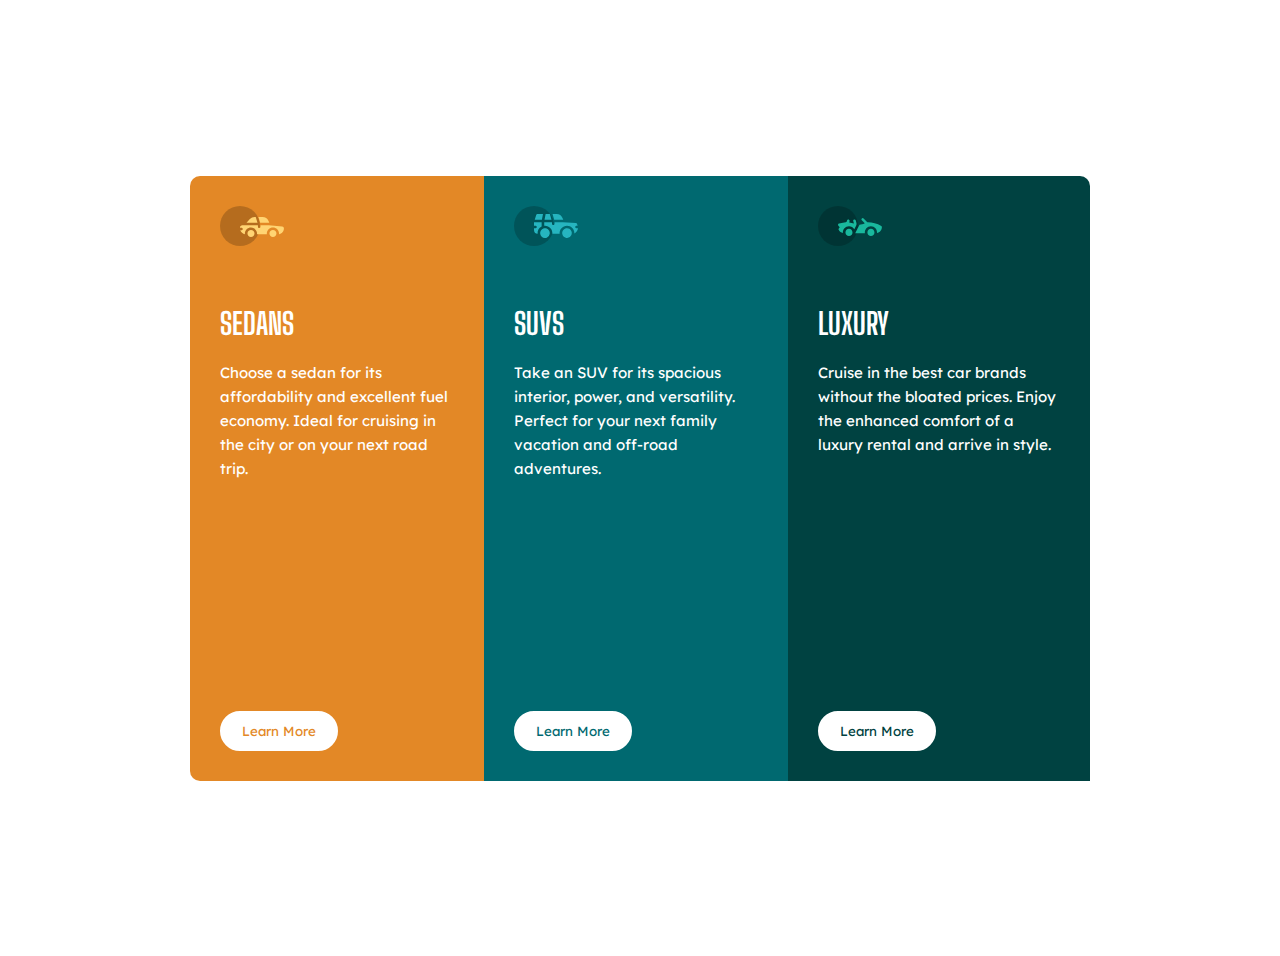
<file: 3-column-preview-card-component-main/index.html>
<!DOCTYPE html>
<html lang="en">
<head>
  <meta charset="UTF-8">
  <meta name="viewport" content="width=device-width, initial-scale=1.0"> <!-- displays site properly based on user's device -->

  <link rel="icon" type="image/png" sizes="32x32" href="./images/favicon-32x32.png">
  <link rel="stylesheet" href="./style/layout.css">
  <title>Frontend Mentor | 3-column preview card component</title>

  <!-- Feel free to remove these styles or customise in your own stylesheet 👍 -->
  <style>
    .attribution { font-size: 11px; text-align: center; }
    .attribution a { color: hsl(228, 45%, 44%); }
  </style>
</head>
<body>
  

<div class="container">
  <div class="card one">
    <img src="./images/icon-sedans.svg" alt="sed">
    <h3> Sedans</h3>
    <p>Choose a sedan for its affordability and excellent fuel economy. Ideal for cruising in the city 
      or on your next road trip.</p>
      <button class="btn">Learn More</button>
  </div>
  <div class="card two">
    <img src="./images/icon-suvs.svg" alt="suvs">
    <h3> SUVs</h3>
    <p>Take an SUV for its spacious interior, power, and versatility. Perfect for your next family vacation 
      and off-road adventures.
    </p>
    <button class="btn">Learn More</button>
  </div>
  <div class="card three">
    <img src="./images/icon-luxury.svg" alt="luxury">
    <h3>Luxury</h3>
    <p>Cruise in the best car brands without the bloated prices. Enjoy the enhanced comfort of a luxury 
      rental and arrive in style.</p>
      <button class="btn">Learn More</button>
  </div>
</div>

 
  

 
  
  
  

</body>
</html>
</file>
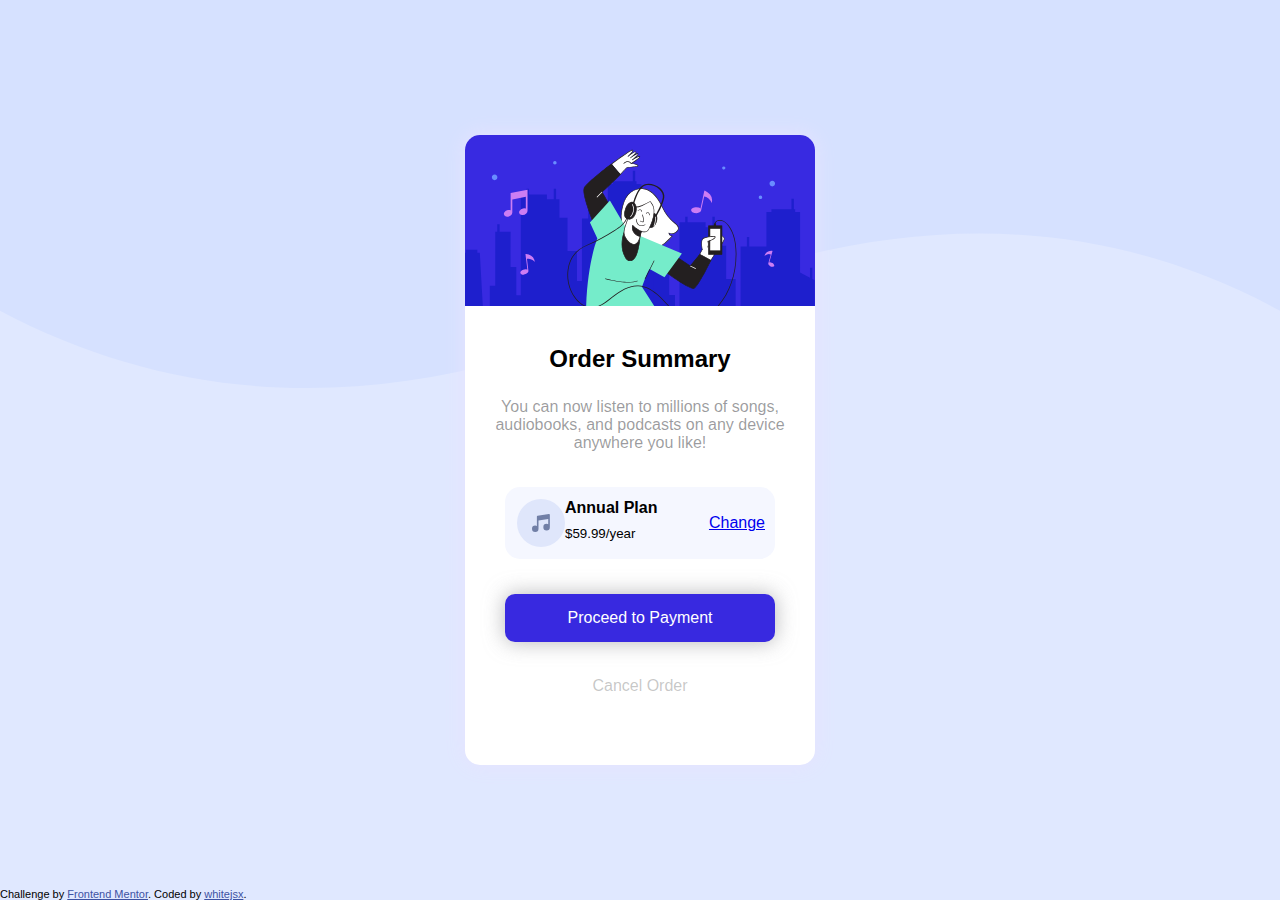
<file: order-summary-component-main/index.html>
<!DOCTYPE html>
<html lang="en">
  <head>
    <meta charset="UTF-8" />
    <meta name="viewport" content="width=device-width, initial-scale=1.0" />
    <!-- displays site properly based on user's device -->
    <link rel="stylesheet" href="./style/layout.css">
    <link
      rel="icon"
      type="image/png"
      sizes="32x32"
      href="./images/favicon-32x32.png"
    />

    <title>Frontend Mentor | Order summary card</title>

    <!-- Feel free to remove these styles or customise in your own stylesheet 👍 -->
    <style>
      .attribution {
        font-size: 11px;
        text-align: center;
        bottom: 0px;
      }
      .attribution a {
        color: hsl(228, 45%, 44%);
      }
    </style>
  </head>
  <body>
    <div>
      <img class="bg-image" src="./images/pattern-background-desktop.svg" alt="bg">
      
    </div>
    <div class="card">
      <div>
        <img class="illustrator" src="./images/illustration-hero.svg" alt="card_image">
      </div>
      <div class="card-content">
    <h2>Order Summary</h2>

    <p>
      You can now listen to millions of songs, audiobooks, and podcasts on any
      device anywhere you like!
    </p>

    <div class="btn-sale">
      <div class="tiny-btn">
      <img src="./images/icon-music.svg" alt="music_icon" />

      <div ><span>Annual Plan </span><sub><br />$59.99/year</sub></div>
    </div>
      <a href="#">Change</a>
    </div>
    <div class="btn-proceed">Proceed to Payment</div>
    <div class="order">Cancel Order</div>
  </div>
   
  </div>
  <div class="attribution">
    Challenge by
    <a href="https://www.frontendmentor.io?ref=challenge" target="_blank"
      >Frontend Mentor</a
    >. Coded by <a href="#">whitejsx</a>.
  </div>
  </body>
</html>
</file>
<file: 3-column-preview-card-component-main/style/layout.css>
@import url('https://fonts.googleapis.com/css2?family=Lexend+Deca:wght@100..900&display=swap');
@import url('https://fonts.googleapis.com/css2?family=Big+Shoulders+Display:wght@100..900&family=Karla:ital,wght@0,200..800;1,200..800&display=swap');


:root {
    --Bright-orange: hsl(31, 77%, 52%);
    --Dark-cyan: hsl(184, 100%, 22%);
    --Very-dark-cyan: hsl(179, 100%, 13%);
}

body, button {
    font-family: "Lexend Deca", sans-serif;
}


h3 {
    font-family: "Big Shoulders Display", sans-serif;
    text-transform: uppercase;
    font-size: 30px;
}
p {
    font-size: 15px; 
    line-height: 1.6; 
}
.container {
    padding: 20px;

}
.card {
    padding: 30px;
}
.card img {
    margin-bottom: 25px;
}
.card h3 {
    margin-bottom: 20px;
}
.card p{
    margin-bottom: 50px;
}
.one {
    background: var(--Bright-orange);
    color: #fff;
    border-radius: 10px 10px 0 0;
}
.one .btn {
    color: var(--Bright-orange);

}
.two {
    background: var(--Dark-cyan);
    color: #fff;
}
.two .btn {
    color: var(--Dark-cyan);
}
.three {
    background: var(--Very-dark-cyan);
    color: #fff;
    border-radius: 0 0 10px 10px;
}
.three .btn {
    color: var(--Very-dark-cyan);
}

.btn {
    background: #fff;
    border: 2px solid #fff;
    border-radius: 30px;
    padding: 10px 20px;
    cursor: pointer; 
    transition: all 0.4s ease-in-out;
}
.btn:hover{
    background-color: transparent;
    color: #fff;

}


@media (min-width: 992px){
    .container{
        display: flex;
        align-items: center;
        justify-content: center;
        min-height: 100vh;
        max-width: 900px;
        margin: auto;

    }
    .one{
        border-radius: 10px 0 0 10px;
    }
    .three{
        border-radius:0 10px 0 0;
    }
    .card p {
        margin-bottom: 50px;
        height: 300px;
    }
}
</file>
<file: order-summary-component-main/style/layout.css>
*{
    padding: 0px;
    margin: 0px;
    font-family: 'Segoe UI', Tahoma, Geneva, Verdana, sans-serif;
}
.bg-image{
    width: 100%;

}
body{
    background: hsl(225, 100%, 94%);
}
.card {
    width: 350px;
    height: 70vh;
    background: white;
    position: absolute;
    top: 50%;
    left: 50%;
    transform: translate(-50%,-50%);
    border-radius: 15px;
    overflow: hidden;
    box-shadow: 0px 0px 20px 1px rgb(230, 227, 255);
    
   
}
.illustrator{
    width: 350px;
}
.card-content {
    display: flex;
    justify-content: center;
    flex-direction: column;
    align-items: center;
    align-content: center;
    gap: 15px;
    padding: 25px;
}
.btn-sale {
    width: 250px;
    background: hsl(225, 100%, 98%);
    display: flex;
    justify-content: space-between;
    gap: 2px;
    align-items: center;
    padding: 10px;
    border-radius: 15px;
    margin: 5px;
    margin-top: 20px;
}
.tiny-btn{
    display: flex;
    padding: 2px;
   
  
}
p {
    text-align: center;
    color: rgba(25, 26, 36, 0.445);
    font-size: 12;
    font-size: 16px;
}
.btn-proceed {
        background:hsl(245, 75%, 52%);
        width: 250px;
        padding: 15px 10px 15px 10px;
        border-radius: 10px;
        color: white;
        font-weight: 500;
        text-align: center;
        box-shadow: 0px 0px 20px 1px rgba(151, 151, 153, 0.63);
        cursor: pointer;
        margin-top: 15px;


}
.btn-proceed:hover {
    background:hsl(245, 72%, 29%);
    color: whitesmoke;
 


}
h2 {
    font-weight: 800;
    margin: 10px;
}
.order {
        margin-top: 20px;
        color: rgba(128, 128, 128, 0.438);
        cursor: pointer;
}
span {
    font-weight: 700;
    margin-bottom: -10px;
}
.attribution{
    position: absolute;
    bottom: 0px;
    align-items: center;
    align-content: center;
    text-align: center;
}
</file>
